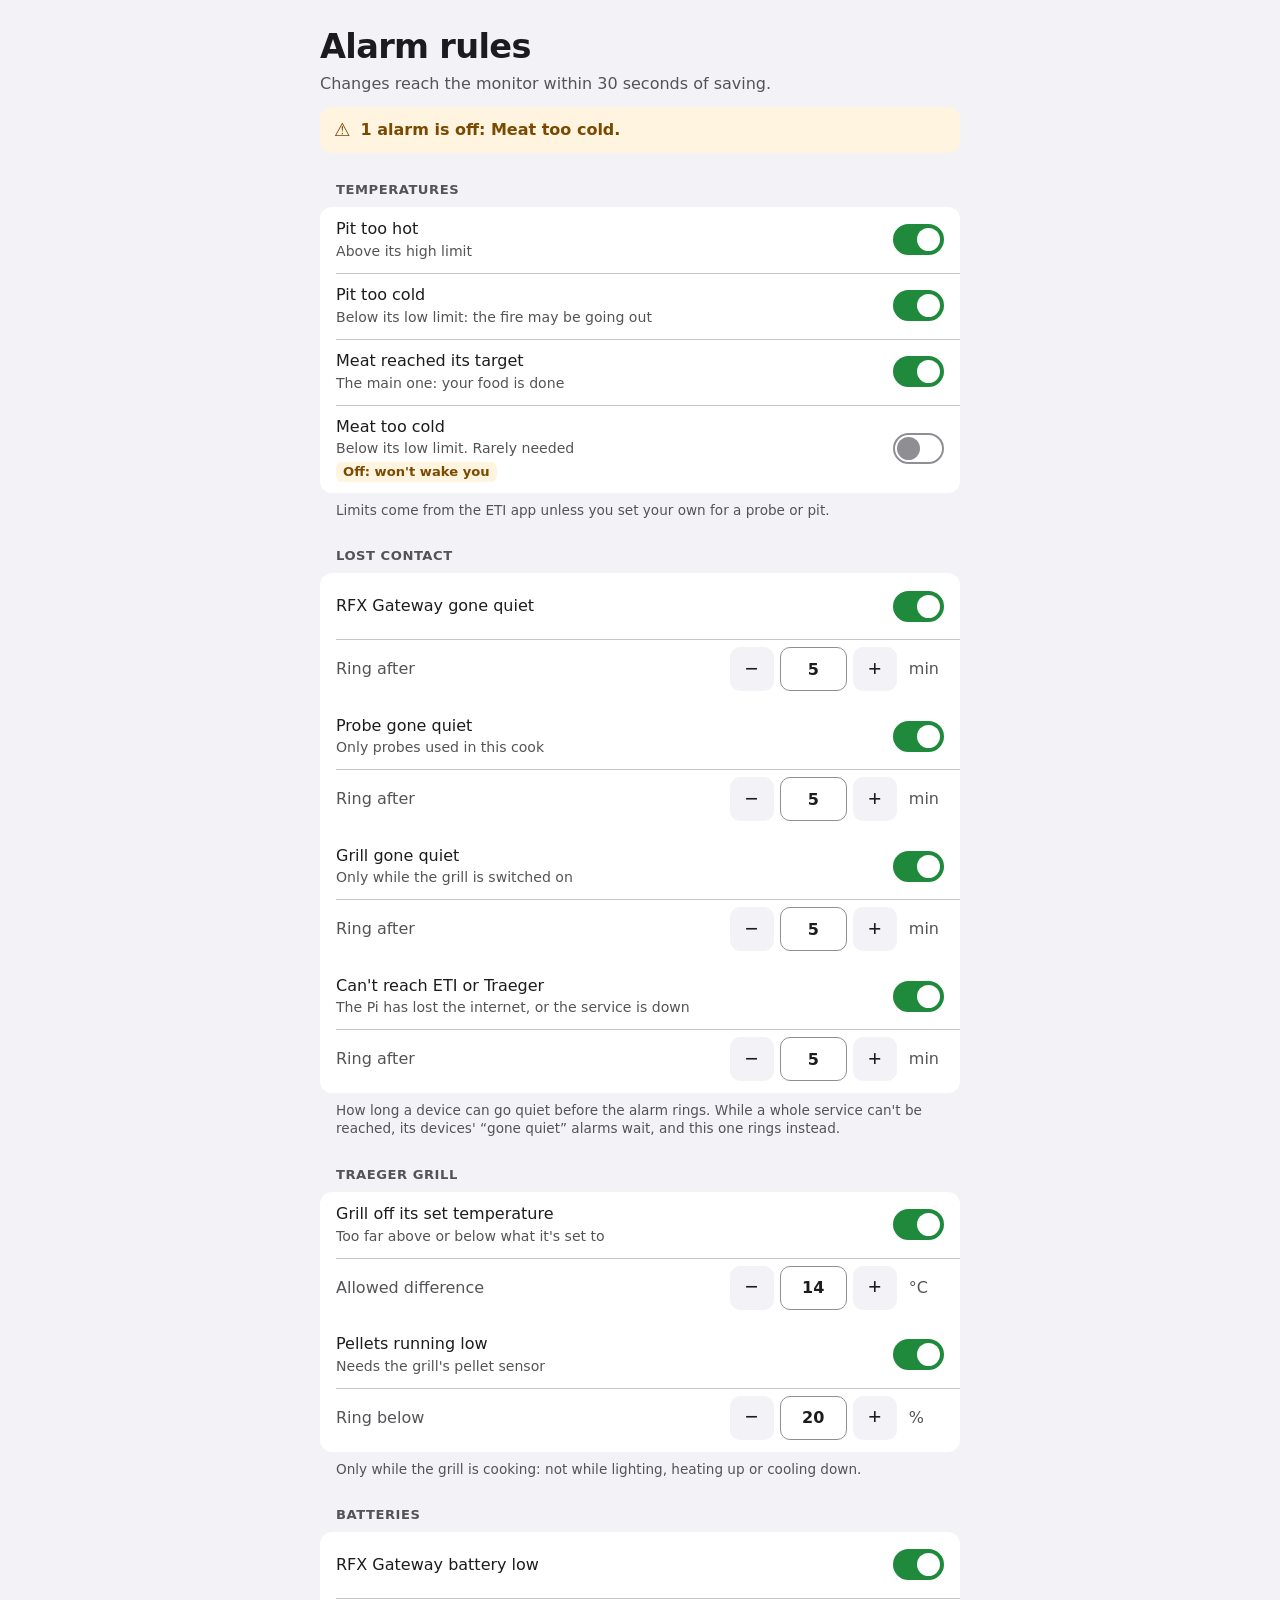
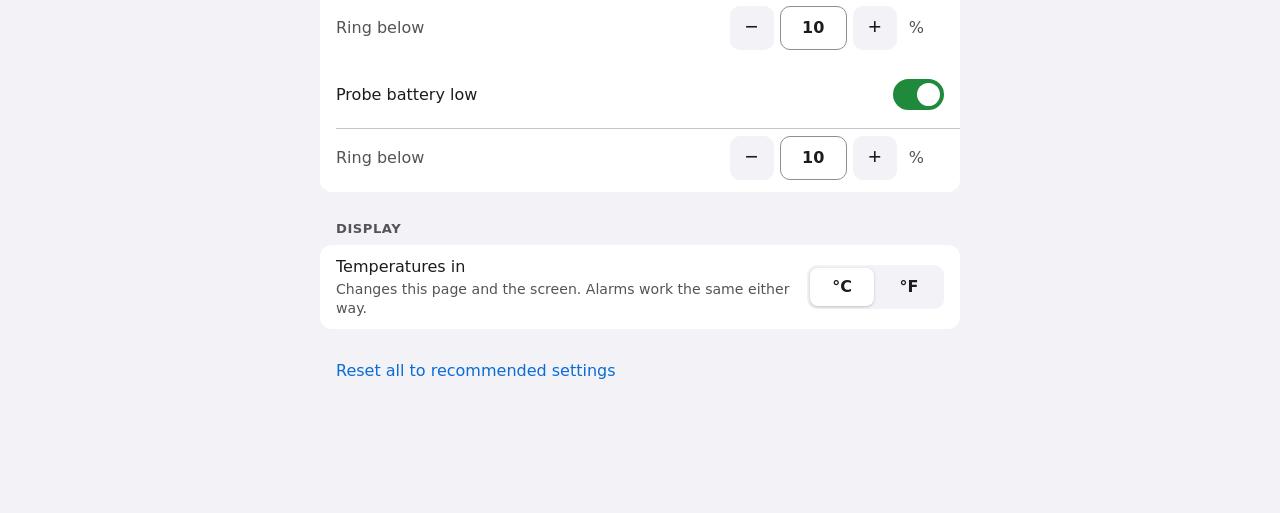
<file: docs/mockups/alarm-rules.html>
<!DOCTYPE html>
<html lang="en-GB">
<head>
<meta charset="utf-8">
<meta name="viewport" content="width=device-width, initial-scale=1, viewport-fit=cover">
<meta name="color-scheme" content="light dark">
<meta name="apple-mobile-web-app-capable" content="yes">
<meta name="apple-mobile-web-app-title" content="Smoker">
<title>Alarm rules</title>
<style>
  /* ------------------------------------------------------------ tokens --- */
  :root {
    --bg: #f2f2f7;            /* iOS grouped background */
    --card: #ffffff;
    --text: #1c1c1e;
    --text-2: #545458;        /* secondary text: 7.5:1 on white */
    --separator: #c6c6c8;
    --accent: #0a6cd6;        /* links and primary button: 4.9:1 on white */
    --on: #1f8a3c;            /* switch on: 4.6:1 against white (non-text needs 3:1) */
    --off-track: #8e8e93;     /* switch off outline: 3.3:1 on white */
    --warn-bg: #fff4e0;
    --warn-text: #7a4a00;     /* 7.6:1 on its background */
    --danger: #c4231b;        /* 5.6:1 on white */
    --error-text: #b3261e;
    --focus: #0a6cd6;
    --radius: 12px;
    --tap: 44px;              /* Apple HIG minimum tap target */
  }
  @media (prefers-color-scheme: dark) {
    :root {
      --bg: #000000;
      --card: #1c1c1e;
      --text: #f2f2f7;
      --text-2: #aeaeb2;      /* 8.4:1 on the card */
      --separator: #3a3a3c;
      --accent: #5aa9ff;
      --on: #32c759;
      --off-track: #8e8e93;
      --warn-bg: #3a2a0a;
      --warn-text: #ffd28a;
      --danger: #ff6961;
      --error-text: #ff8a80;
      --focus: #5aa9ff;
    }
  }

  /* ------------------------------------------------------------- base --- */
  * { box-sizing: border-box; }
  html {
    /* Follows the iPhone's Text Size setting (Dynamic Type) in Safari. */
    font: -apple-system-body;
    font-family: -apple-system, system-ui, "Segoe UI", Roboto, sans-serif;
    -webkit-text-size-adjust: 100%;
  }
  body {
    margin: 0;
    background: var(--bg);
    color: var(--text);
    font-size: 1rem;
    line-height: 1.35;
    padding: env(safe-area-inset-top) max(16px, env(safe-area-inset-right))
             calc(120px + env(safe-area-inset-bottom)) max(16px, env(safe-area-inset-left));
  }
  main { max-width: 640px; margin: 0 auto; }
  h1 { font-size: 2.1rem; font-weight: 700; margin: 24px 0 4px; letter-spacing: -0.02em; }
  h2 {
    font-size: 0.82rem; font-weight: 600; text-transform: uppercase; letter-spacing: 0.04em;
    color: var(--text-2); margin: 28px 16px 8px;
  }
  p { margin: 0; }
  :focus-visible { outline: 3px solid var(--focus); outline-offset: 2px; border-radius: 8px; }
  @media (prefers-reduced-motion: reduce) { * { transition: none !important; animation: none !important; } }

  /* ------------------------------------------------------------ status --- */
  .summary { color: var(--text-2); margin: 0 0 8px; }
  .banner {
    display: flex; gap: 10px; align-items: flex-start;
    background: var(--warn-bg); color: var(--warn-text);
    border-radius: var(--radius); padding: 12px 14px; margin: 12px 0;
    font-weight: 600;
  }
  .banner[hidden] { display: none; }
  .banner .icon { flex: none; font-size: 1.15em; line-height: 1.2; }

  /* ------------------------------------------------- grouped list rows --- */
  .group { background: var(--card); border-radius: var(--radius); overflow: hidden; }
  .row {
    display: flex; align-items: center; gap: 12px;
    min-height: var(--tap); padding: 11px 16px;
    position: relative;
  }
  .row + .row::before, .sub::before {
    content: ""; position: absolute; top: 0; left: 16px; right: 0;
    border-top: 1px solid var(--separator);
  }
  .row .text { flex: 1; min-width: 0; }
  .row label.name { display: block; font-weight: 500; }
  .row .hint { color: var(--text-2); font-size: 0.88rem; margin-top: 2px; }
  .footer { color: var(--text-2); font-size: 0.85rem; margin: 8px 16px 0; }

  /* An alarm that's off: say so in words, not just with the switch. */
  .state-off {
    display: inline-block; margin-top: 4px; font-size: 0.82rem; font-weight: 600;
    color: var(--warn-text); background: var(--warn-bg); border-radius: 6px; padding: 1px 7px;
  }
  .state-off[hidden] { display: none; }

  /* --------------------------------------------------------- switches --- */
  input[role="switch"] {
    appearance: none; -webkit-appearance: none; margin: 0; flex: none;
    width: 51px; height: 31px; border-radius: 31px; position: relative; cursor: pointer;
    background: transparent; border: 2px solid var(--off-track);
    transition: background .2s, border-color .2s;
  }
  input[role="switch"]::after {
    content: ""; position: absolute; top: 2px; left: 2px;
    width: 23px; height: 23px; border-radius: 50%; background: var(--off-track);
    transition: transform .2s, background .2s;
  }
  input[role="switch"]:checked { background: var(--on); border-color: var(--on); }
  input[role="switch"]:checked::after { transform: translateX(20px); background: #fff; }
  /* The visible switch is 51 x 31; this widens what a finger can hit to 44 x 44+. */
  .switch-hit { display: flex; align-items: center; justify-content: center;
                min-width: var(--tap); min-height: var(--tap); }

  /* --------------------------------------------------------- steppers --- */
  .sub { position: relative; display: flex; align-items: center; gap: 12px;
         padding: 8px 16px 12px 16px; }
  .sub[hidden] { display: none; }
  .sub .what { flex: 1; color: var(--text-2); }
  .stepper { display: flex; align-items: center; gap: 6px; }
  .stepper button {
    width: var(--tap); height: var(--tap); border-radius: 10px; border: 0;
    background: var(--bg); color: var(--text); font-size: 1.4rem; line-height: 1;
    cursor: pointer;
  }
  .stepper button:disabled { opacity: .4; cursor: default; }
  .stepper input {
    width: 4.2em; height: var(--tap); text-align: center; font: inherit; font-weight: 600;
    color: var(--text); background: var(--card);
    border: 1.5px solid var(--off-track); border-radius: 10px;
  }
  .stepper input[aria-invalid="true"] { border-color: var(--error-text); border-width: 2px; }
  .unit { color: var(--text-2); min-width: 2.2em; }
  .error { color: var(--error-text); font-size: 0.88rem; font-weight: 600;
           padding: 0 16px 12px; display: flex; gap: 6px; }
  .error[hidden] { display: none; }

  /* -------------------------------------------------- segmented control --- */
  .segmented { display: flex; background: var(--bg); border-radius: 10px; padding: 3px; gap: 3px; }
  .segmented label { position: relative; }
  .segmented input { position: absolute; opacity: 0; inset: 0; margin: 0; cursor: pointer; }
  .segmented span {
    display: flex; align-items: center; justify-content: center;
    min-width: 64px; min-height: 38px; border-radius: 8px; font-weight: 600;
  }
  .segmented input:checked + span { background: var(--card); box-shadow: 0 1px 3px rgba(0,0,0,.2); }
  .segmented input:focus-visible + span { outline: 3px solid var(--focus); }

  .link-button {
    background: none; border: 0; color: var(--accent); font: inherit; cursor: pointer;
    min-height: var(--tap); padding: 0 16px; margin-top: 20px;
  }

  /* ---------------------------------------------- save bar (thumb zone) --- */
  .savebar {
    position: fixed; left: 0; right: 0; bottom: 0; z-index: 10;
    background: color-mix(in srgb, var(--card) 92%, transparent);
    -webkit-backdrop-filter: blur(16px); backdrop-filter: blur(16px);
    border-top: 1px solid var(--separator);
    padding: 12px max(16px, env(safe-area-inset-right))
             calc(12px + env(safe-area-inset-bottom)) max(16px, env(safe-area-inset-left));
  }
  .savebar[hidden] { display: none; }
  .savebar .inner { max-width: 640px; margin: 0 auto; display: flex; gap: 12px; align-items: center; }
  .savebar .changes { flex: 1; color: var(--text-2); font-size: 0.9rem; }
  .btn {
    min-height: 50px; padding: 0 20px; border-radius: 12px; border: 0; font: inherit;
    font-weight: 600; cursor: pointer;
  }
  .btn-primary { background: var(--accent); color: #fff; }
  .btn-secondary { background: var(--bg); color: var(--accent); }
  .btn-danger { background: var(--danger); color: #fff; }
  .btn:disabled { opacity: .45; cursor: default; }

  /* ---------------------------------------------------- confirm sheet --- */
  dialog {
    border: 0; border-radius: 16px; padding: 0; width: min(92vw, 420px);
    background: var(--card); color: var(--text);
  }
  dialog::backdrop { background: rgba(0,0,0,.45); }
  dialog .body { padding: 22px 20px 8px; }
  dialog h3 { margin: 0 0 8px; font-size: 1.2rem; }
  dialog ul { margin: 10px 0 0; padding-left: 20px; }
  dialog .actions { display: flex; flex-direction: column; gap: 10px; padding: 16px 20px 20px; }

  .toast {
    position: fixed; left: 50%; transform: translateX(-50%);
    bottom: calc(24px + env(safe-area-inset-bottom)); z-index: 20;
    background: var(--text); color: var(--card); border-radius: 12px; padding: 12px 16px;
    font-weight: 600; max-width: 90vw;
  }
  .toast[hidden] { display: none; }
  .visually-hidden { position: absolute; width: 1px; height: 1px; overflow: hidden;
                     clip: rect(0 0 0 0); white-space: nowrap; }
</style>
</head>
<body>
<main>
  <h1>Alarm rules</h1>
  <p class="summary" id="summary">Loading…</p>

  <div class="banner" id="offBanner" role="status" hidden>
    <span class="icon" aria-hidden="true">⚠︎</span>
    <span id="offBannerText"></span>
  </div>

  <form id="form" novalidate>
    <div id="sections"></div>

    <h2 id="display-heading">Display</h2>
    <div class="group" role="group" aria-labelledby="display-heading">
      <div class="row">
        <div class="text" id="units-label">
          <span class="name" style="font-weight:500">Temperatures in</span>
          <p class="hint">Changes this page and the screen. Alarms work the same either way.</p>
        </div>
        <div class="segmented" role="radiogroup" aria-labelledby="units-label">
          <label><input type="radio" name="units" value="C" checked><span>°C</span></label>
          <label><input type="radio" name="units" value="F"><span>°F</span></label>
        </div>
      </div>
    </div>

    <button type="button" class="link-button" id="resetButton">Reset all to recommended settings</button>
  </form>
</main>

<div class="savebar" id="savebar" hidden>
  <div class="inner">
    <p class="changes" id="changeCount" aria-live="polite"></p>
    <button type="button" class="btn btn-secondary" id="discardButton">Discard</button>
    <button type="button" class="btn btn-primary" id="saveButton">Save</button>
  </div>
</div>

<dialog id="confirm" aria-labelledby="confirmTitle" aria-describedby="confirmBody">
  <div class="body">
    <h3 id="confirmTitle"></h3>
    <div id="confirmBody"></div>
  </div>
  <div class="actions">
    <button type="button" class="btn btn-danger" id="confirmYes"></button>
    <button type="button" class="btn btn-secondary" id="confirmNo" autofocus></button>
  </div>
</dialog>

<div class="toast" id="toast" role="status" aria-live="polite" hidden></div>

<script>
/* ===================================================================== *
 * Alarm rules page. Mock-up: settings are kept in the page; the real one
 * will GET and PUT /api/settings on the Pi. Field names match AlarmRules.
 * ===================================================================== */

// Recommended settings: the same defaults as AlarmRules in alarms.py.
const RECOMMENDED = {
  pit_high: true, pit_low: true, probe_high: true, probe_low: false,
  gateway_timeout: true, gateway_timeout_minutes: 5,
  probe_timeout: true, probe_timeout_minutes: 5,
  source_unreachable: true, source_unreachable_minutes: 5,
  grill_timeout: true, grill_timeout_minutes: 5,
  grill_off_target: true, grill_off_target_c: 14,
  gateway_battery_pct: 10, probe_battery_pct: 10, pellets_low_pct: 20,
  units: "C",
};

/* What's on the page, in the order shown. An alarm is either:
 * - a switch ("on" key), maybe with a number that applies while it's on, or
 * - a switch for a percentage alarm stored as a number, where 0 means off
 *   ("pct" key): shown as a switch + number so "off" is never a hidden 0. */
const SECTIONS = [
  { title: "Temperatures", footer: "Limits come from the ETI app unless you set your own for a probe or pit.", rows: [
    { on: "pit_high", name: "Pit too hot", hint: "Above its high limit" },
    { on: "pit_low", name: "Pit too cold", hint: "Below its low limit: the fire may be going out" },
    { on: "probe_high", name: "Meat reached its target", hint: "The main one: your food is done" },
    { on: "probe_low", name: "Meat too cold", hint: "Below its low limit. Rarely needed" },
  ]},
  { title: "Lost contact", footer: "How long a device can go quiet before the alarm rings. While a whole service can't be reached, its devices' “gone quiet” alarms wait, and this one rings instead.", rows: [
    { on: "gateway_timeout", name: "RFX Gateway gone quiet", minutes: "gateway_timeout_minutes" },
    { on: "probe_timeout", name: "Probe gone quiet", hint: "Only probes used in this cook", minutes: "probe_timeout_minutes" },
    { on: "grill_timeout", name: "Grill gone quiet", hint: "Only while the grill is switched on", minutes: "grill_timeout_minutes" },
    { on: "source_unreachable", name: "Can't reach ETI or Traeger", hint: "The Pi has lost the internet, or the service is down", minutes: "source_unreachable_minutes" },
  ]},
  { title: "Traeger grill", footer: "Only while the grill is cooking: not while lighting, heating up or cooling down.", rows: [
    { on: "grill_off_target", name: "Grill off its set temperature", hint: "Too far above or below what it's set to", degrees: "grill_off_target_c" },
    { pct: "pellets_low_pct", name: "Pellets running low", hint: "Needs the grill's pellet sensor" },
  ]},
  { title: "Batteries", rows: [
    { pct: "gateway_battery_pct", name: "RFX Gateway battery low" },
    { pct: "probe_battery_pct", name: "Probe battery low" },
  ]},
];

// Sensible ranges, so a slip of the finger can't set something silly.
const LIMITS = {
  minutes: { min: 1, max: 60, step: 1 },
  pct: { min: 5, max: 90, step: 5 },
  degreesC: { min: 3, max: 50, step: 1 },
};

let saved = structuredClone(RECOMMENDED);   // what the Pi has
let draft = structuredClone(saved);         // what's on screen
let lastOnPct = {};                          // remembers a % while its switch is off

const $ = (id) => document.getElementById(id);
const isOn = (row, s) => row.on ? s[row.on] : s[row.pct] > 0;
const toF = (c) => Math.round(c * 9 / 5);        // a temperature *difference*
const toC = (f) => Math.round(f * 5 / 9);

/* ------------------------------------------------------------ render --- */
function render() {
  const out = [];
  SECTIONS.forEach((section, i) => {
    const hid = `sec-${i}`;
    out.push(`<h2 id="${hid}">${section.title}</h2><div class="group" role="group" aria-labelledby="${hid}">`);
    section.rows.forEach((row) => out.push(rowHtml(row)));
    out.push(`</div>`);
    if (section.footer) out.push(`<p class="footer">${section.footer}</p>`);
  });
  $("sections").innerHTML = out.join("");
  bind();
  refresh();
}

function rowHtml(row) {
  const key = row.on || row.pct;
  const id = `sw-${key}`;
  const hint = row.hint ? `<p class="hint" id="hint-${key}">${row.hint}</p>` : "";
  const described = row.hint ? `aria-describedby="hint-${key} off-${key}"` : `aria-describedby="off-${key}"`;
  let sub = "";
  if (row.minutes) sub = subHtml(key, row.minutes, "Ring after", "min", "minutes");
  if (row.degrees) sub = subHtml(key, row.degrees, "Allowed difference", "°C", "degrees");
  if (row.pct) sub = subHtml(key, row.pct, "Ring below", "%", "percent");
  return `
    <div class="row">
      <div class="text">
        <label class="name" for="${id}">${row.name}</label>${hint}
        <span class="state-off" id="off-${key}" hidden>Off: won't wake you</span>
      </div>
      <span class="switch-hit"><input type="checkbox" role="switch" id="${id}" data-row="${key}" ${described}></span>
    </div>${sub}`;
}

function subHtml(rowKey, field, words, unit, spoken) {
  return `
    <div class="sub" id="sub-${rowKey}">
      <span class="what" id="what-${field}">${words}</span>
      <div class="stepper">
        <button type="button" data-step="-1" data-field="${field}" aria-label="Fewer ${spoken}">−</button>
        <input type="text" inputmode="numeric" pattern="[0-9]*" id="num-${field}" data-field="${field}"
               aria-labelledby="what-${field} unit-${field}" aria-describedby="err-${field}">
        <button type="button" data-step="1" data-field="${field}" aria-label="More ${spoken}">+</button>
      </div>
      <span class="unit" id="unit-${field}">${unit}</span>
    </div>
    <p class="error" id="err-${field}" role="alert" hidden></p>`;
}

/* ------------------------------------------------------------- state --- */
function rowFor(key) {
  for (const s of SECTIONS) for (const r of s.rows) if ((r.on || r.pct) === key) return r;
}
function rangeFor(field) {
  if (field.endsWith("_minutes")) return LIMITS.minutes;
  if (field.endsWith("_pct")) return LIMITS.pct;
  const c = LIMITS.degreesC;
  return draft.units === "F" ? { min: toF(c.min), max: toF(c.max), step: 1 } : c;
}
// The number shown for a field, in the units shown.
function shown(field) {
  const v = draft[field];
  return field.endsWith("_c") && draft.units === "F" ? toF(v) : v;
}

function bind() {
  document.querySelectorAll('input[role="switch"]').forEach((sw) => {
    sw.addEventListener("change", () => {
      const row = rowFor(sw.dataset.row);
      if (row.on) draft[row.on] = sw.checked;
      else if (sw.checked) draft[row.pct] = lastOnPct[row.pct] || RECOMMENDED[row.pct];
      else { lastOnPct[row.pct] = draft[row.pct]; draft[row.pct] = 0; }
      refresh();
    });
  });
  document.querySelectorAll(".stepper button").forEach((b) => {
    b.addEventListener("click", () => {
      const field = b.dataset.field, r = rangeFor(field);
      const next = clamp(shown(field) + Number(b.dataset.step) * r.step, r);
      setShown(field, next);
      clearError(field);
      refresh();
    });
  });
  document.querySelectorAll(".stepper input").forEach((input) => {
    input.addEventListener("input", () => checkTyped(input));
    input.addEventListener("blur", () => { if (!input.getAttribute("aria-invalid")) refresh(); });
  });
}

function clamp(v, r) { return Math.min(r.max, Math.max(r.min, v)); }
function setShown(field, v) {
  draft[field] = field.endsWith("_c") && draft.units === "F" ? toC(v) : v;
}

// Typed numbers: say what's wrong and how to fix it, next to the box.
function checkTyped(input) {
  const field = input.dataset.field, r = rangeFor(field);
  const text = input.value.trim();
  const n = Number(text);
  let problem = "";
  if (text === "" || !Number.isInteger(n)) problem = "Enter a whole number";
  else if (n < r.min || n > r.max) problem = `Choose between ${r.min} and ${r.max}`;
  if (problem) {
    input.setAttribute("aria-invalid", "true");
    const err = $(`err-${field}`);
    err.innerHTML = `<span aria-hidden="true">⚠︎</span><span>${problem}</span>`;
    err.hidden = false;
  } else {
    clearError(field);
    setShown(field, n);
  }
  updateSaveBar();
}
function clearError(field) {
  $(`num-${field}`).removeAttribute("aria-invalid");
  $(`err-${field}`).hidden = true;
}
const hasErrors = () => document.querySelector('[aria-invalid="true"]') !== null;

function refresh() {
  for (const s of SECTIONS) for (const row of s.rows) {
    const key = row.on || row.pct, on = isOn(row, draft);
    $(`sw-${key}`).checked = on;
    $(`off-${key}`).hidden = on;
    const sub = $(`sub-${key}`);
    if (sub) {
      sub.hidden = !on;
      const field = row.minutes || row.degrees || row.pct;
      const input = $(`num-${field}`);
      if (input.getAttribute("aria-invalid") !== "true") input.value = shown(field);
      const r = rangeFor(field);
      sub.querySelector('[data-step="-1"]').disabled = shown(field) <= r.min;
      sub.querySelector('[data-step="1"]').disabled = shown(field) >= r.max;
      if (row.degrees) $(`unit-${field}`).textContent = draft.units === "F" ? "°F" : "°C";
    }
  }
  document.querySelector(`input[name="units"][value="${draft.units}"]`).checked = true;
  updateSummary();
  updateSaveBar();
}

function offAlarms(s) {
  const off = [];
  for (const sec of SECTIONS) for (const row of sec.rows) if (!isOn(row, s)) off.push(row.name);
  return off;
}

function updateSummary() {
  const off = offAlarms(saved);
  $("summary").textContent = off.length === 0
    ? "All alarms are on. Changes reach the monitor within 30 seconds of saving."
    : "Changes reach the monitor within 30 seconds of saving.";
  $("offBanner").hidden = off.length === 0;
  $("offBannerText").textContent = off.length === 1
    ? `1 alarm is off: ${off[0]}.`
    : `${off.length} alarms are off: ${off.join(", ")}.`;
}

function changes() {
  return Object.keys(saved).filter((k) => saved[k] !== draft[k]);
}
function changedAlarms() {
  const names = new Set();
  for (const sec of SECTIONS) for (const row of sec.rows) {
    const fields = [row.on, row.pct, row.minutes, row.degrees].filter(Boolean);
    if (fields.some((f) => saved[f] !== draft[f])) names.add(row.name);
  }
  if (saved.units !== draft.units) names.add("Temperatures in");
  return [...names];
}

function updateSaveBar() {
  const n = changedAlarms().length;
  $("savebar").hidden = n === 0;
  $("changeCount").textContent = n === 1 ? "1 unsaved change" : `${n} unsaved changes`;
  $("saveButton").disabled = hasErrors();
}

/* -------------------------------------------------------- confirming --- */
function confirmSheet({ title, body, yes, no }) {
  return new Promise((resolve) => {
    $("confirmTitle").textContent = title;
    $("confirmBody").innerHTML = body;
    $("confirmYes").textContent = yes;
    $("confirmNo").textContent = no;
    const d = $("confirm");
    const done = (answer) => { d.close(); resolve(answer); };
    $("confirmYes").onclick = () => done(true);
    $("confirmNo").onclick = () => done(false);
    d.oncancel = (e) => { e.preventDefault(); done(false); };
    d.showModal();
  });
}

const escape = (t) => t.replace(/[&<>"]/g, (c) => ({ "&": "&amp;", "<": "&lt;", ">": "&gt;", '"': "&quot;" }[c]));

async function save() {
  if (hasErrors()) return;
  // Switching an alarm off is the one change that can cost you a cook, so
  // it's the one that asks first. Everything else saves straight away.
  const newlyOff = offAlarms(draft).filter((name) => !offAlarms(saved).includes(name));
  if (newlyOff.length) {
    const ok = await confirmSheet({
      title: newlyOff.length === 1 ? "Turn this alarm off?" : `Turn ${newlyOff.length} alarms off?`,
      body: `<p>These won't wake you until you turn them back on:</p><ul>${newlyOff.map((n) => `<li>${escape(n)}</li>`).join("")}</ul>`,
      yes: "Turn off and save",
      no: newlyOff.length === 1 ? "Keep it on" : "Keep them on",
    });
    if (!ok) return;
  }
  $("saveButton").disabled = true;
  $("saveButton").textContent = "Saving…";
  await new Promise((r) => setTimeout(r, 600));   // mock: PUT /api/settings
  saved = structuredClone(draft);
  $("saveButton").textContent = "Save";
  refresh();
  toast("Saved. The monitor uses these from its next check.");
}

function toast(text) {
  const t = $("toast");
  t.textContent = text;
  t.hidden = false;
  clearTimeout(toast.timer);
  toast.timer = setTimeout(() => (t.hidden = true), 4000);
}

/* ------------------------------------------------------------ wiring --- */
$("saveButton").addEventListener("click", save);
$("discardButton").addEventListener("click", () => {
  draft = structuredClone(saved);
  document.querySelectorAll('[aria-invalid="true"]').forEach((i) => clearError(i.dataset.field));
  refresh();
  toast("Changes discarded");
});
document.querySelectorAll('input[name="units"]').forEach((r) =>
  r.addEventListener("change", () => { draft.units = r.value; refresh(); }));
$("resetButton").addEventListener("click", async () => {
  const ok = await confirmSheet({
    title: "Reset to recommended?",
    body: "<p>Every alarm goes back to its recommended setting. You can review the changes before saving.</p>",
    yes: "Reset", no: "Cancel",
  });
  if (!ok) return;
  draft = structuredClone({ ...RECOMMENDED, units: draft.units });
  refresh();
});
window.addEventListener("beforeunload", (e) => { if (changes().length) e.preventDefault(); });

render();
</script>
</body>
</html>
</file>
